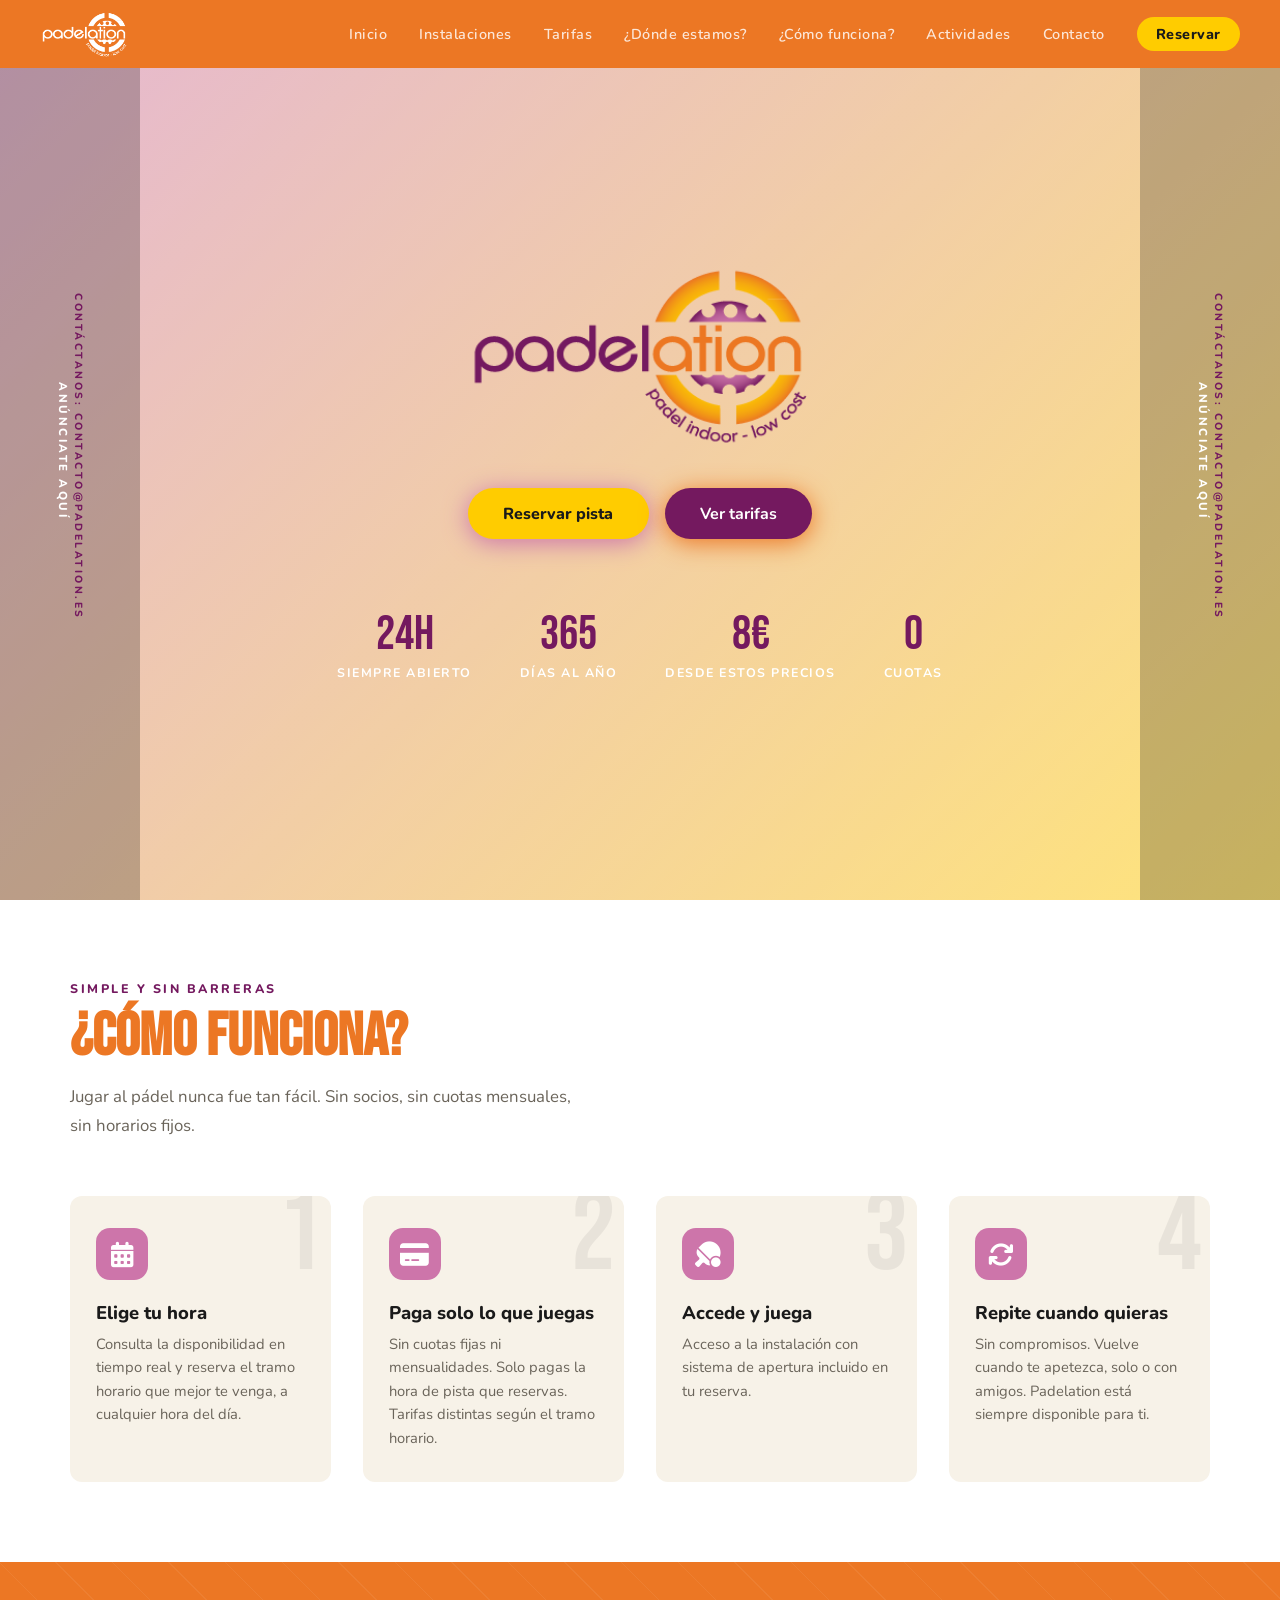
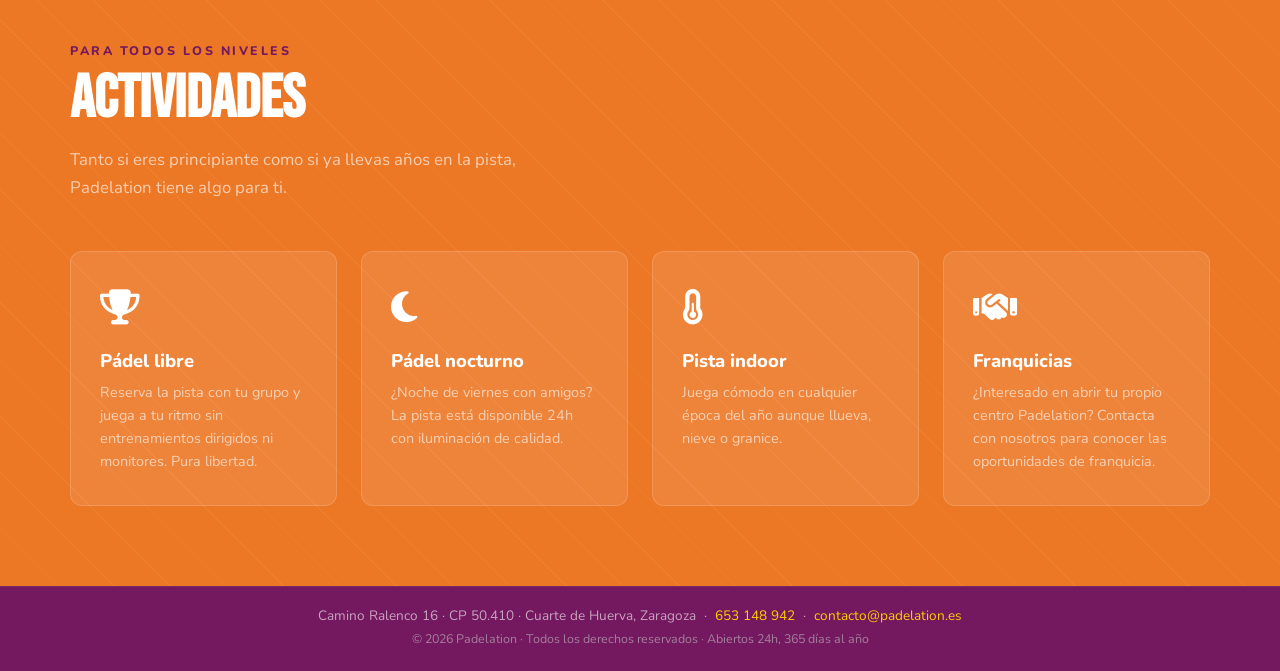
<file: index.html>
<!--
  ============================================================
  PÁGINA DE INICIO (Home)
  Esta es la "portada" de la web. Se compone de 3 bloques (secciones):
    1) HERO          -> lo primero que se ve, con el logo y botones grandes
    2) CÓMO FUNCIONA -> 4 pasos explicando el proceso de reserva
    3) ACTIVIDADES   -> tarjetas con los tipos de uso de la pista

  La barra de navegación (nav) y el pie de página (footer) NO están
  escritos aquí: viven en components/nav.html y components/footer.html
  y se insertan automáticamente con JavaScript (ver assets/js/main.js,
  función loadComponents). Así evitamos copiar el mismo menú en cada
  página. Si quieres cambiar el menú o el footer, edita esos 2 ficheros
  y se actualizará en TODAS las páginas a la vez.
  ============================================================
-->
<!DOCTYPE html>
<html lang="es">
<head>
  <!-- Codificacion de caracteres (para que se vean bien las tildes, ñ, etc.) -->
  <meta charset="UTF-8" />
  <!-- Configuracion para hacer la página responsive (se adapta a móvil/tablet/PC) -->
  <meta name="viewport" content="width=device-width, initial-scale=1.0" />
  <!-- Título de la pestaña -->
  <title>Padelation 24H </title>
  <link rel="icon" type="image/png" href="assets/images/logo/favicon_web.png" />
  <!-- Imports para las fuentes de texto de google (tipografías "Bebas Neue" y "Nunito") -->
  <link rel="preconnect" href="https://fonts.googleapis.com" />
  <link rel="preconnect" href="https://fonts.gstatic.com" crossorigin />
  <link href="https://fonts.googleapis.com/css2?family=Bebas+Neue&family=Nunito:wght@400;600;700;800&display=swap" rel="stylesheet" />
  <!-- Carga del archivo CSS con todos los estilos de la web -->
  <link rel="stylesheet" href="assets/css/style.css" />
  <!-- Font Awesome: librería de iconos (los usamos con <i class="fa-solid fa-..."></i>) -->
  <link rel="stylesheet" href="https://cdnjs.cloudflare.com/ajax/libs/font-awesome/6.5.0/css/all.min.css" />
</head>
<body>

  <!-- NAV -->
  <!-- Aquí no hay nada escrito a mano: main.js rellena este div con el
       contenido de components/nav.html en cuanto carga la página. -->
  <div id="nav-placeholder"></div>

  <!-- HERO: primer bloque grande que se ve al entrar (logo + botones + stats) -->
  <section id="inicio">
    <!-- ============================================================
         PATROCINADOR IZQUIERDO
         De momento solo se muestra un cartel de "anúnciate aquí".
         Para activar un patrocinador real:
           1) Descomenta las líneas <a> e <img> de abajo
           2) Borra (o comenta) el <span> de "ANÚNCIATE AQUÍ"
           3) Sustituye "URL_LOGO" por la ruta a la imagen del logo
           4) Sustituye "https://web-patrocinador.com" por el enlace del patrocinador
           Tamaño de imagen recomendado: 140 x 400 px (mismo tamaño que la franja)
         ============================================================ -->
    <div class="sponsor-strip sponsor-left">
      <!--<a href="URL_LOGO" target="_blank" rel="noopener" class="sponsor-link">
      <img src="https://web-patrocinador.com" alt="Patrocinador" class="sponsor-logo" /></a>-->
      <span class="sponsor-text">ANÚNCIATE AQUÍ</span>
      <span class="sponsor-contact">CONTÁCTANOS: contacto@padelation.es</span>
    </div>

    <!-- ============================================================
         PATROCINADOR DERECHO
         Mismas instrucciones que el izquierdo
         ============================================================ -->
    <div class="sponsor-strip sponsor-right">
      <!--<a href="https://web-patrocinador.com" target="_blank" rel="noopener" class="sponsor-link">
      <img src="URL_LOGO" alt="Patrocinador" class="sponsor-logo" /></a> -->
      <span class="sponsor-text">ANÚNCIATE AQUÍ</span>
      <span class="sponsor-contact">CONTÁCTANOS: contacto@padelation.es</span>
    </div>

    <!-- Contenido central del hero: logo, botones y las 4 estadísticas -->
    <div>
      <img src="assets/images/logo/logo_web.png" alt="Padelation" class="hero-logo" />

      <!-- Botones principales de llamada a la acción (CTA) -->
      <div class="hero-actions">
        <a href="pages/reservas.html" class="btn-primary">Reservar pista</a>
        <a href="pages/tarifas.html" class="btn-secondary">Ver tarifas</a>
      </div>

      <!-- Bloque de 4 datos destacados (24H, 365 días, precio desde, sin cuotas) -->
      <div class="hero-stats">
        <div class="stat">
          <div class="stat-value">24H</div>
          <div class="stat-label">Siempre abierto</div>
        </div>
        <div class="stat">
          <div class="stat-value">365</div>
          <div class="stat-label">Días al año</div>
        </div>
        <div class="stat">
          <div class="stat-value">8€</div>
          <div class="stat-label">Desde estos precios</div>
        </div>
        <div class="stat">
          <div class="stat-value">0</div>
          <div class="stat-label">Cuotas</div>
        </div>
      </div>
    </div>
  </section>

  <!-- CÓMO FUNCIONA: 4 tarjetas numeradas explicando el proceso paso a paso -->
  <section id="como-funciona">
    <div class="container">
      <div class="section-tag">Simple y sin barreras</div>
      <h2 class="section-title">¿Cómo funciona?</h2>
      <p class="section-desc">Jugar al pádel nunca fue tan fácil. Sin socios, sin cuotas mensuales, sin horarios fijos.</p>
      <!-- Cada .step-card es una tarjeta del proceso. El atributo data-num
           es el número grande y semitransparente que se ve de fondo en la
           tarjeta (se dibuja con CSS, ver .step-card::before en style.css) -->
      <div class="steps-grid">
        <div class="step-card" data-num="1">
          <div class="step-icon"><i class="fa-solid fa-calendar-days"></i></div>
          <h3>Elige tu hora</h3>
          <p>Consulta la disponibilidad en tiempo real y reserva el tramo horario que mejor te venga, a cualquier hora del día.</p>
        </div>
        <div class="step-card" data-num="2">
          <div class="step-icon"><i class="fa-solid fa-credit-card"></i></div>
          <h3>Paga solo lo que juegas</h3>
          <p>Sin cuotas fijas ni mensualidades. Solo pagas la hora de pista que reservas. Tarifas distintas según el tramo horario.</p>
        </div>
        <div class="step-card" data-num="3">
          <div class="step-icon"><i class="fa-solid fa-table-tennis-paddle-ball"></i></div>
          <h3>Accede y juega</h3>
          <p>Acceso a la instalación con sistema de apertura incluido en tu reserva.</p>
        </div>
        <div class="step-card" data-num="4">
          <div class="step-icon"><i class="fa-solid fa-arrows-rotate"></i></div>
          <h3>Repite cuando quieras</h3>
          <p>Sin compromisos. Vuelve cuando te apetezca, solo o con amigos. Padelation está siempre disponible para ti.</p>
        </div>
      </div>
    </div>
  </section>

  <!-- ACTIVIDADES: tarjetas con las distintas formas de usar la pista -->
  <section id="actividades">
    <div class="container">
      <div class="section-tag">Para todos los niveles</div>
      <h2 class="section-title light">Actividades</h2>
      <p class="section-desc light">Tanto si eres principiante como si ya llevas años en la pista, Padelation tiene algo para ti.</p>
      <div class="act-grid">
        <div class="act-card">
          <div class="emoji"><i class="fa-solid fa-trophy"></i></div>
          <h3>Pádel libre</h3>
          <p>Reserva la pista con tu grupo y juega a tu ritmo sin entrenamientos dirigidos ni monitores. Pura libertad.</p>
        </div>
        <div class="act-card">
          <div class="emoji"><i class="fa-solid fa-moon"></i></div>
          <h3>Pádel nocturno</h3>
          <p>¿Noche de viernes con amigos? La pista está disponible 24h con iluminación de calidad.</p>
        </div>
        <div class="act-card">
          <div class="emoji"><i class="fa-solid fa-temperature-half"></i></div>
          <h3>Pista indoor</h3>
          <p>Juega cómodo en cualquier época del año aunque llueva, nieve o granice.</p>
        </div>
        <div class="act-card">
          <div class="emoji"><i class="fa-solid fa-handshake"></i></div>
          <h3>Franquicias</h3>
          <p>¿Interesado en abrir tu propio centro Padelation? Contacta con nosotros para conocer las oportunidades de franquicia.</p>
        </div>
      </div>
    </div>
  </section>

  <!-- FOOTER -->
  <!-- Igual que el nav-placeholder: main.js inserta aquí components/footer.html -->
  <div id="footer-placeholder"></div>

  <!-- Este script debe ir SIEMPRE al final del <body>: así el HTML ya
       existe en la página cuando el JS intenta buscarlo/manipularlo -->
  <script src="assets/js/main.js"></script>


</body>
</html>
</file>
<file: assets/css/style.css>
/*
  ============================================================
  HOJA DE ESTILOS DE PADELATION
  ============================================================
  Este fichero da estilo a TODAS las páginas de la web (index.html
  y todo lo de pages/). Está organizado en bloques con títulos tipo
  "===== NOMBRE =====", normalmente en el mismo orden en el que
  aparecen las secciones en el HTML (nav, hero, cómo funciona,
  actividades, tarifas, reservas, instalaciones, dónde estamos,
  contacto, footer, animaciones y, al final, los ajustes para móvil).

  Para encontrar el estilo de algo rápido: busca (Ctrl+F) el id o
  clase que veas en el HTML, por ejemplo "#tarifas" o ".tarifa-card".

  CONCEPTOS BÁSICOS usados en este fichero (por si se te olvidan):
  - :root { --nombre: valor; } define "variables CSS". Se usan luego
    como var(--nombre). Sirve para no repetir el mismo color/medida
    100 veces: si cambias el valor aquí arriba, cambia en toda la web.
  - display:flex / display:grid organizan varios elementos en fila,
    columna o rejilla sin tener que calcular posiciones a mano.
  - Los selectores con "::before" / "::after" crean un elemento
    decorativo extra que no existe en el HTML (p.ej. el número de
    fondo de las tarjetas de "Cómo funciona").
  - "@media (max-width: 900px) { ... }" son reglas que SOLO se
    aplican cuando la pantalla mide 900px o menos (móvil/tablet).
    Están al final del fichero.
  ============================================================
*/

:root {
  /* Colores de marca */
  --accent:       #ffcc00;
  --accent-dark:  #ec7724;
  --purple:       #74195f;
  --purple-light: #cd75aa;
  --cream:        #f7f2e8;
  --white:        #ffffff;
  --text:         #1a1a1a;
  --text-muted:   #6a645a;

  /* Superposiciones blancas (por opacidad) */
  --white-82: rgba(255,255,255,0.82);
  --white-72: rgba(255,255,255,0.72);
  --white-65: rgba(255,255,255,0.65);
  --white-62: rgba(255,255,255,0.62);
  --white-60: rgba(255,255,255,0.6);
  --white-48: rgba(255,255,255,0.477);
  --white-15: rgba(255,255,255,0.15);
  --white-10: rgba(255,255,255,0.1);
  --white-06: rgba(255,255,255,0.06);
  --white-04: rgba(255,255,255,0.04);

  /* Superposiciones negras (por opacidad) */
  --black-60: rgba(0,0,0,0.6);
  --black-35: rgba(0,0,0,0.35);
  --black-25: rgba(0,0,0,0.25);
  --black-22: rgba(0,0,0,0.22);
  --black-18: rgba(0,0,0,0.18);
  --black-10: rgba(0,0,0,0.1);
  --black-07: rgba(0,0,0,0.07);
  --black-06: rgba(0,0,0,0.06);

  /* Otros */
  --info-box:       #c4c4c498;
  --featured-muted: rgba(13,43,26,0.7);

  --radius: 12px;
}

/* Reset y base */
* { margin: 0; padding: 0; box-sizing: border-box; }

html { scroll-behavior: smooth; }

body {
  font-family: 'Nunito', sans-serif;
  background: var(--cream);
  color: var(--text);
  overflow-x: hidden;
  min-height: 100vh;
  display: flex;
  flex-direction: column;
}

/* ===== NAV ===== */

/* Barra */
nav {
  position: fixed;
  top: 0; left: 0; right: 0;
  z-index: 100;
  display: flex;
  align-items: center;
  justify-content: space-between;
  padding: 0 2.5rem;
  height: 68px;
  background: var(--accent-dark);
  backdrop-filter: blur(8px);
}

/* Logo */
.nav-logo { text-decoration: none; display: flex; align-items: center; }
.nav-logo-img { height: 52px; width: auto; display: block; filter: brightness(0) invert(1); }

/* Links */
.nav-links {
  display: flex;
  gap: 2rem;
  list-style: none;
}

.nav-links a {
  color: var(--white-82);
  text-decoration: none;
  font-weight: 600;
  font-size: 0.9rem;
  letter-spacing: 0.5px;
  transition: color .2s;
}
.nav-links a:hover { color: var(--accent); }

/* Botón CTA */
.nav-cta {
  background: var(--accent);
  color: var(--text) !important;
  padding: .45rem 1.2rem;
  border-radius: 50px;
  font-weight: 800 !important;
  transition: background .2s, transform .15s !important;
}
.nav-cta:hover {
  background: var(--cream) !important;
  transform: scale(1.04);
}

/* ===== SPONSOR STRIPS ===== */

/* Contenedor lateral */
.sponsor-strip {
  position: absolute;
  top: 0;
  bottom: 0;
  width: 140px;
  background: var(--black-22);
  display: flex;
  align-items: center;
  justify-content: center;
  z-index: 5;
}

.sponsor-left  { left: 0; }
.sponsor-right { right: 0; }

/* Texto placeholder (sin patrocinador) */
.sponsor-strip .sponsor-text,
.sponsor-strip .sponsor-contact {
  writing-mode: vertical-rl;
  text-orientation: mixed;
  text-transform: uppercase;
  font-weight: 800;
  letter-spacing: 2.5px;
  user-select: none;
}
.sponsor-text {
  font-size: 0.72rem;
  color: var(--white);
}
.sponsor-contact {
  font-size: 0.65rem;
  color: var(--purple);
  text-decoration: none;
  margin-top: 0.8rem;
}

/* Cuando hay patrocinador activo */
.sponsor-link {
  display: block;
  width: 100%;
  height: 100%;
}
.sponsor-logo {
  width: 100%;
  height: 100%;
  object-fit: cover;
}

/* ===== HERO ===== */

/* Fondo degradado */
#inicio {
  position: relative;
  min-height: 100vh;
  background:
    linear-gradient(var(--white-48), var(--white-48)),
    linear-gradient(135deg, var(--purple-light), var(--accent));
  display: flex;
  align-items: center;
  justify-content: center;
  text-align: center;
  padding: 6rem 2rem 4rem;
  overflow: hidden;
}

/* Logo */
.hero-logo {
  height: clamp(6rem, 16vw, 14rem);
  width: auto;
  display: block;
  margin: 0 auto 2rem;
  animation: fadeDown .7s .1s ease both;
}

/* Botones de acción */
.hero-actions {
  display: flex;
  gap: 1rem;
  justify-content: center;
  flex-wrap: wrap;
  animation: fadeDown .7s .3s ease both;
}

.btn-primary {
  background: var(--accent);
  color: var(--text);
  padding: .9rem 2.2rem;
  border-radius: 50px;
  font-weight: 800;
  font-size: 1rem;
  text-decoration: none;
  transition: background .2s, transform .15s, box-shadow .2s;
  box-shadow: 0 4px 24px var(--purple-light);
}
.btn-primary:hover {
  background: var(--cream);
  transform: translateY(-2px);
  box-shadow: 0 8px 32px var(--accent-dark);
}

.btn-secondary {
  background: var(--purple);
  color: var(--white);
  padding: .9rem 2.2rem;
  border-radius: 50px;
  font-weight: 700;
  font-size: 1rem;
  text-decoration: none;
  transition: background .2s, transform .15s;
  box-shadow: 0 4px 24px var(--accent-dark);
}
.btn-secondary:hover {
  background: var(--cream);
  color: var(--text);
  transform: translateY(-2px);
  box-shadow: 0 8px 32px var(--purple-light);
}

/* Estadísticas */
.hero-stats {
  display: flex;
  gap: 3rem;
  justify-content: center;
  margin-top: 4.5rem;
  flex-wrap: wrap;
  animation: fadeDown .7s .4s ease both;
}
.stat {
  text-align: center;
  color: var(--white);
}
.stat-value {
  font-family: 'Bebas Neue', sans-serif;
  font-size: 3rem;
  color: var(--purple);
  line-height: 1;
}
.stat-label {
  font-size: 0.78rem;
  font-weight: 700;
  letter-spacing: 1.5px;
  text-transform: uppercase;
  color: var(--white);
  margin-top: .3rem;
}

/* ===== SECTIONS COMMON ===== */

/* Layout */
section { padding: 5rem 2rem; }
.container { max-width: 1140px; margin: 0 auto; }

/* Tipografía de cabecera */
.section-tag {
  font-size: 0.78rem;
  font-weight: 800;
  letter-spacing: 2.5px;
  text-transform: uppercase;
  color: var(--purple);
  margin-bottom: .6rem;
}

.section-title {
  font-family: 'Bebas Neue', sans-serif;
  font-size: clamp(2.4rem, 5vw, 3.8rem);
  color: var(--accent-dark);
  line-height: 1;
  margin-bottom: 1rem;
}

.section-title.light { color: var(--white); }

.section-desc {
  font-size: 1.05rem;
  color: var(--text-muted);
  max-width: 520px;
  line-height: 1.7;
}

.section-desc.light { color: var(--white-65); }

/* ===== CÓMO FUNCIONA ===== */
#como-funciona {
  background: var(--white);
}

/* Grid de pasos */
.steps-grid {
  display: grid;
  grid-template-columns: repeat(auto-fit, minmax(220px, 1fr));
  gap: 2rem;
  margin-top: 3.5rem;
}

/* Tarjeta */
.step-card {
  background: var(--cream);
  border-radius: var(--radius);
  padding: 2rem 1.6rem;
  position: relative;
  overflow: hidden;
  transition: transform .2s, box-shadow .2s;
}
.step-card:hover {
  transform: translateY(-4px);
  box-shadow: 0 12px 40px var(--purple-light);
}

/* Número decorativo de fondo */
.step-card::before {
  content: attr(data-num);
  font-family: 'Bebas Neue', sans-serif;
  font-size: 7rem;
  color: var(--black-06);
  position: absolute;
  top: -1rem;
  right: .5rem;
  line-height: 1;
  pointer-events: none;
}

/* Icono */
.step-icon {
  width: 52px;
  height: 52px;
  background: var(--purple-light);
  border-radius: 14px;
  display: flex;
  align-items: center;
  justify-content: center;
  font-size: 1.6rem;
  margin-bottom: 1.2rem;
  color: var(--white);
}

/* Texto */
.step-card h3 {
  font-size: 1.15rem;
  font-weight: 800;
  color: var(--text);
  margin-bottom: .5rem;
}
.step-card p {
  font-size: 0.92rem;
  color: var(--text-muted);
  line-height: 1.6;
}

/* ===== ACTIVIDADES ===== */
#actividades {
  background: var(--accent-dark);
  position: relative;
  overflow: hidden;
}

/* Patrón de líneas decorativas de fondo */
#actividades::before {
  content: '';
  position: absolute;
  inset: 0;
  background: repeating-linear-gradient(
    45deg,
    var(--white-06) 0px, var(--white-06) 1px,
    transparent 1px, transparent 40px
  );
  pointer-events: none;
}

/* Grid */
.act-grid {
  display: grid;
  grid-template-columns: repeat(auto-fit, minmax(250px, 1fr));
  gap: 1.5rem;
  margin-top: 3rem;
}

/* Tarjeta */
.act-card {
  background: var(--white-10);
  border: 1px solid var(--white-15);
  border-radius: var(--radius);
  padding: 2rem 1.8rem;
  transition: background .2s, border-color .2s, transform .2s;
  cursor: default;
}
.act-card:hover {
  background: var(--accent);
  border-color: var(--accent);
}
.act-card:hover h3,
.act-card:hover p,
.act-card:hover .emoji {
  color: var(--text);
}

.act-card .emoji { font-size: 2.2rem; margin-bottom: 1rem; color: var(--white); }
.act-card h3 { color: var(--white); font-size: 1.15rem; font-weight: 800; margin-bottom: .5rem; }
.act-card p { color: var(--white-62); font-size: 0.9rem; line-height: 1.6; }

/* ===== TARIFAS ===== */
#tarifas {
  background: var(--white);
}

/* Grid */
.tarifas-grid {
  display: grid;
  grid-template-columns: repeat(auto-fit, minmax(320px, 1fr));
  gap: 2rem;
  margin-top: 3rem;
}

/* Tarjeta */
.tarifa-card {
  background: var(--white);
  border-radius: var(--radius);
  overflow: hidden;
  box-shadow: 0 2px 20px var(--black-06);
  transition: box-shadow .2s, transform .2s;
}
.tarifa-card:hover {
  box-shadow: 0 8px 40px var(--purple-light);
  transform: translateY(-3px);
}

/* Cabecera */
.tarifa-header {
  background: var(--accent-dark);
  color: var(--white);
  padding: 1.4rem 1.8rem;
}
.tarifa-header h3 {
  font-family: 'Bebas Neue', sans-serif;
  font-size: 1.6rem;
  letter-spacing: 1px;
  margin-bottom: .1rem;
}
.tarifa-header p { font-size: 0.82rem; color: var(--white-72); font-weight: 600; }

/* Variante destacada */
.tarifa-header.featured {
  background: var(--accent);
  color: var(--text);
}
.tarifa-header.featured p { color: var(--featured-muted); }

/* Cuerpo */
.tarifa-body { padding: 1.2rem 1.8rem; }

/* Filas horario/precio */
.tarifa-row {
  display: flex;
  justify-content: space-between;
  align-items: center;
  padding: .75rem 0;
  border-bottom: 1px solid var(--black-06);
  gap: 1rem;
}
.tarifa-row:last-child { border-bottom: none; }

.tarifa-time {
  font-size: 0.88rem;
  font-weight: 700;
  color: var(--text-muted);
  flex: 1;
}

/* Columnas de precio */
.tarifa-prices {
  display: flex;
  gap: 1.2rem;
}

.tarifa-price {
  text-align: center;
}
.tarifa-price .amount {
  font-family: 'Bebas Neue', sans-serif;
  font-size: 1.5rem;
  color: var(--text);
  line-height: 1;
}
.tarifa-price .duration {
  font-size: 0.7rem;
  font-weight: 700;
  color: var(--text-muted);
  letter-spacing: .5px;
}

/* Nota inferior */
.tarifa-note {
  text-align: center;
  font-size: 0.78rem;
  color: var(--text-muted);
  padding: .8rem 1.8rem;
  border-top: 1px solid var(--black-06);
  font-style: italic;
}

/* ===== RESERVAS ===== */
#reservas {
  background: linear-gradient(to bottom, var(--white) 25%, var(--accent) 75%);
  text-align: center;
  position: relative;
  overflow: hidden;
}

/* Texto decorativo de fondo */
#reservas::after {
  content: 'RESERVA';
  font-family: 'Bebas Neue', sans-serif;
  font-size: 18vw;
  color: var(--white-04);
  position: absolute;
  top: 50%;
  left: 50%;
  transform: translate(-50%, -50%);
  white-space: nowrap;
  pointer-events: none;
  letter-spacing: 4px;
}

/* Iframe del sistema de reservas */
.reservas-iframe {
  border: none;
  border-radius: 12px;
  margin-top: 2rem;
}

/* ===== AVISO RESERVAS ===== */
.aviso-reservas {
  margin: 1.5rem auto 0;
  background: var(--purple);
  border-radius: var(--radius);
  padding: 1.2rem 1.5rem;
  max-width: 600px;
  text-align: left;
  flex-shrink: 0;
  box-shadow: 0 4px 16px var(--purple-light);
}

/* Título */
.aviso-titulo {
  font-weight: 800;
  color: var(--white);
  font-size: 0.95rem;
  letter-spacing: 0.5px;
  margin-bottom: 0.7rem;
  text-transform: uppercase;
}

/* Lista de avisos */
.aviso-reservas ul {
  padding-left: 1.2rem;
  display: flex;
  flex-direction: column;
  gap: 0.5rem;
}
.aviso-reservas li {
  font-size: 0.88rem;
  color: var(--white);
  line-height: 1.5;
}

/* ===== INSTALACIONES ===== */
#instalaciones {
  background: var(--white);
}

/* Layout slider + widget del tiempo */
.instalaciones-grid {
  display: grid;
  grid-template-columns: 1fr 340px;
  gap: 2.5rem;
  align-items: start;
  margin-top: 3rem;
}

/* Widget del tiempo */
.weather-widget {
  border-radius: var(--radius);
  overflow: hidden;
}

.weather-card {
  background: var(--white);
  border-radius: var(--radius);
  padding: 1.8rem 1.5rem;
  display: flex;
  flex-direction: column;
  gap: 0.8rem;
  box-shadow: 0 4px 24px var(--black-07);
}

/* Localización */
.weather-location {
  font-size: 0.75rem;
  font-weight: 800;
  letter-spacing: 1.5px;
  text-transform: uppercase;
  color: var(--text-muted);
}

/* Temperatura actual */
.weather-main {
  display: flex;
  align-items: center;
  gap: 0.8rem;
}

.weather-ico  { font-size: 3rem; line-height: 1; }
.weather-temp { font-size: 3.2rem; font-weight: 800; color: var(--text); }

.weather-desc {
  font-size: 0.95rem;
  color: var(--text-muted);
  font-weight: 600;
}

/* Detalles (humedad, viento…) */
.weather-details {
  display: flex;
  gap: 1.2rem;
  font-size: 0.85rem;
  color: var(--text-muted);
}

/* Previsión de días */
.weather-forecast {
  display: flex;
  justify-content: space-between;
  border-top: 1px solid var(--black-07);
  padding-top: 0.8rem;
  margin-top: 0.4rem;
}

.wf-day {
  display: flex;
  flex-direction: column;
  align-items: center;
  gap: 0.3rem;
}

.wf-label { font-size: 0.72rem; font-weight: 800; color: var(--text-muted); text-transform: uppercase; }
.wf-ico   { font-size: 1.4rem; }
.wf-temps { font-size: 0.75rem; color: var(--text); font-weight: 700; white-space: nowrap; }

/* Crédito de fuente */
.weather-source {
  font-size: 0.65rem;
  color: var(--black-25);
  text-align: right;
  margin-top: 0.2rem;
}

/* Estado de error */
.weather-error {
  font-size: 0.85rem;
  color: var(--text-muted);
  text-align: center;
  padding: 2rem;
}

/* ===== SLIDER ===== */

/* Contenedor */
.slider-wrap {
  width: 100%;
}

.slider {
  position: relative;
  border-radius: var(--radius);
  overflow: hidden;
}

.slider-track {
  position: relative;
  aspect-ratio: 16/9;
}

/* Diapositivas */
.slide {
  position: absolute;
  inset: 0;
  display: flex;
  align-items: center;
  justify-content: center;
  flex-direction: column;
  gap: 1rem;
  opacity: 0;
  transition: opacity .4s;
  pointer-events: none;
}
.slide.active { opacity: 1; pointer-events: auto; }

/* Etiqueta de nombre */
.slide-label {
  position: absolute;
  bottom: 1rem; left: 50%; transform: translateX(-50%);
  background: var(--info-box);
  color: var(--white);
  font-size: 0.78rem;
  font-weight: 800;
  letter-spacing: .5px;
  padding: .3rem .8rem;
  border-radius: 50px;
}

/* Imagen */
.slide-img {
  position: absolute;
  inset: 0;
  width: 100%;
  height: 100%;
  object-fit: contain;
  background: var(--white);
}

/* Botones de navegación */
.slider-btn {
  position: absolute;
  top: 50%;
  transform: translateY(-50%);
  z-index: 10;
  background: var(--black-35);
  color: var(--white);
  border: none;
  width: 44px;
  height: 44px;
  border-radius: 50%;
  font-size: 1.4rem;
  line-height: 1;
  cursor: pointer;
  display: flex;
  align-items: center;
  justify-content: center;
  padding-top: 3px;
  transition: background .2s;
}
.slider-btn:hover { background: var(--black-60); }
.slider-prev { left: 1rem; padding-right: 3px; }
.slider-next { right: 1rem; padding-left: 3px; }

/* Puntos indicadores */
.slider-dots {
  display: flex;
  justify-content: center;
  gap: .6rem;
  padding: .9rem 0 .2rem;
}
.dot {
  width: 8px;
  height: 8px;
  border-radius: 50%;
  background: var(--black-18);
  cursor: pointer;
  transition: background .2s, transform .2s;
}
.dot.active {
  background: var(--purple);
  transform: scale(1.35);
}

/* ===== DONDE ESTAMOS ===== */
#donde-estamos {
  background: var(--white);
  padding-bottom: 0;
}

/* Layout info + mapa */
.map-inner {
  display: grid;
  grid-template-columns: 1fr 1.6fr;
  gap: 4rem;
  align-items: stretch;
  padding-bottom: 5rem;
}

/* Datos de contacto */
.contact-items {
  margin-top: 2rem;
  display: flex;
  flex-direction: column;
  gap: 1rem;
}
.contact-item {
  display: flex;
  gap: 1rem;
  align-items: flex-start;
}
.contact-item .ci-icon {
  width: 42px; height: 42px;
  background: var(--cream);
  border-radius: 10px;
  display: flex;
  align-items: center;
  justify-content: center;
  font-size: 1.2rem;
  flex-shrink: 0;
  color: var(--purple);
}
.contact-item .ci-text strong {
  display: block;
  color: var(--text);
  font-weight: 800;
  font-size: 0.88rem;
}
.contact-item .ci-text span {
  color: var(--text-muted);
  font-size: 0.88rem;
}
.contact-item .ci-text a {
  color: var(--purple);
  text-decoration: none;
}
.contact-item .ci-text a:hover { text-decoration: underline; }

/* Mapa embebido */
.map-embed {
  border-radius: var(--radius);
  overflow: hidden;
  height: 100%;
  min-height: 360px;
  box-shadow: 0 8px 40px var(--purple-light);
}
.map-embed iframe {
  width: 100%;
  height: 100%;
  border: none;
}

/* ===== CONTACTO ===== */
#contacto {
  background: var(--white);
}

/* Layout info + formulario */
.contact-form-grid {
  display: grid;
  grid-template-columns: 1fr 1.2fr;
  gap: 5rem;
  margin-top: 3rem;
}

.form-info .section-desc { max-width: 100%; }

/* Bloques informativos laterales */
.form-highlight,
.form-highlight2 {
  background: var(--cream);
  border-radius: var(--radius);
  padding: 1.6rem;
  margin-top: 2rem;
  border-left: 4px solid var(--accent);
}
.form-highlight2 { border-left-color: var(--purple); }

.form-highlight h4,
.form-highlight2 h4 { font-size: 0.9rem; font-weight: 800; color: var(--text); margin-bottom: .3rem; }
.form-highlight p,
.form-highlight2 p { font-size: 0.85rem; color: var(--text-muted); line-height: 1.5; }

/* Formulario */
form {
  display: flex;
  flex-direction: column;
  gap: 1.1rem;
}

.form-row {
  display: grid;
  grid-template-columns: 1fr 1fr;
  gap: 1.1rem;
}

/* Campos */
.field { display: flex; flex-direction: column; gap: .4rem; }
label { font-size: 0.82rem; font-weight: 800; color: var(--text); letter-spacing: .3px; }

/* Inputs */
input, textarea, select {
  padding: .75rem 1rem;
  border: 2px solid var(--black-10);
  border-radius: 10px;
  font-family: 'Nunito', sans-serif;
  font-size: 0.95rem;
  background: var(--cream);
  color: var(--text);
  transition: border-color .2s, box-shadow .2s;
  outline: none;
}
input:focus, textarea:focus, select:focus {
  border-color: var(--purple);
  box-shadow: 0 0 0 4px var(--purple-light);
}

textarea { min-height: 130px; resize: vertical; }

/* Botón enviar */
.btn-submit {
  background: var(--purple);
  color: var(--white);
  border: none;
  padding: .95rem 2.5rem;
  border-radius: 50px;
  font-family: 'Nunito', sans-serif;
  font-size: 1rem;
  font-weight: 800;
  cursor: pointer;
  align-self: flex-start;
  transition: background .2s, transform .15s, box-shadow .2s;
  letter-spacing: .3px;
}
.btn-submit:hover {
  background: var(--text);
  transform: translateY(-2px);
  box-shadow: 0 6px 24px var(--purple-light);
}

/* ===== FOOTER ===== */

/* Empujar el footer al fondo */
body > section {
  flex: 1;
}

footer {
  background: var(--purple);
  color: var(--white-60);
  padding: 1.2rem 2rem;
  text-align: center;
  border-top: 1px solid var(--white-06);
}

footer p { font-size: 0.85rem; margin-bottom: .3rem; }
footer a { color: var(--accent); text-decoration: none; }
footer a:hover { text-decoration: underline; }

/* Copyright */
.footer-bottom {
  margin-top: .3rem;
  font-size: 0.78rem;
  color: var(--info-box);
}

/* ===== ANIMATIONS ===== */
/* @keyframes define los "fotogramas" de una animación (from = inicio,
   to = final). Se usa luego con "animation: fadeDown ..." (ver .hero-logo,
   .hero-actions, .hero-stats): hace que el elemento aparezca desde
   arriba con un fundido, en vez de aparecer de golpe. */
@keyframes fadeDown {
  from { opacity: 0; transform: translateY(-18px); }
  to   { opacity: 1; transform: translateY(0); }
}

/* ===== MOBILE =====
   A partir de aquí, reglas que SOLO se aplican en pantallas pequeñas.
   Se van "sobrescribiendo" los estilos de arriba (por eso muchas veces
   solo cambian grid-template-columns a 1fr, es decir, pasar de varias
   columnas a una sola apilada verticalmente). */
@media (max-width: 900px) {
  /* En tablet/móvil se oculta el menú de texto (algo habitual sería
     sustituirlo por un menú "hamburguesa", pero aquí no está implementado) */
  .nav-links { display: none; }

  .instalaciones-grid { grid-template-columns: 1fr; }

  .map-inner,
  .contact-form-grid { grid-template-columns: 1fr; gap: 2.5rem; }

  .form-row { grid-template-columns: 1fr; }

  .map-embed { height: 260px; }
}

/* Pantallas muy pequeñas (móviles estrechos): reducir márgenes/espacios */
@media (max-width: 560px) {
  nav { padding: 0 1.2rem; }
  section { padding: 3.5rem 1.2rem; }
  .hero-stats { gap: 2rem; }
}
</file>
